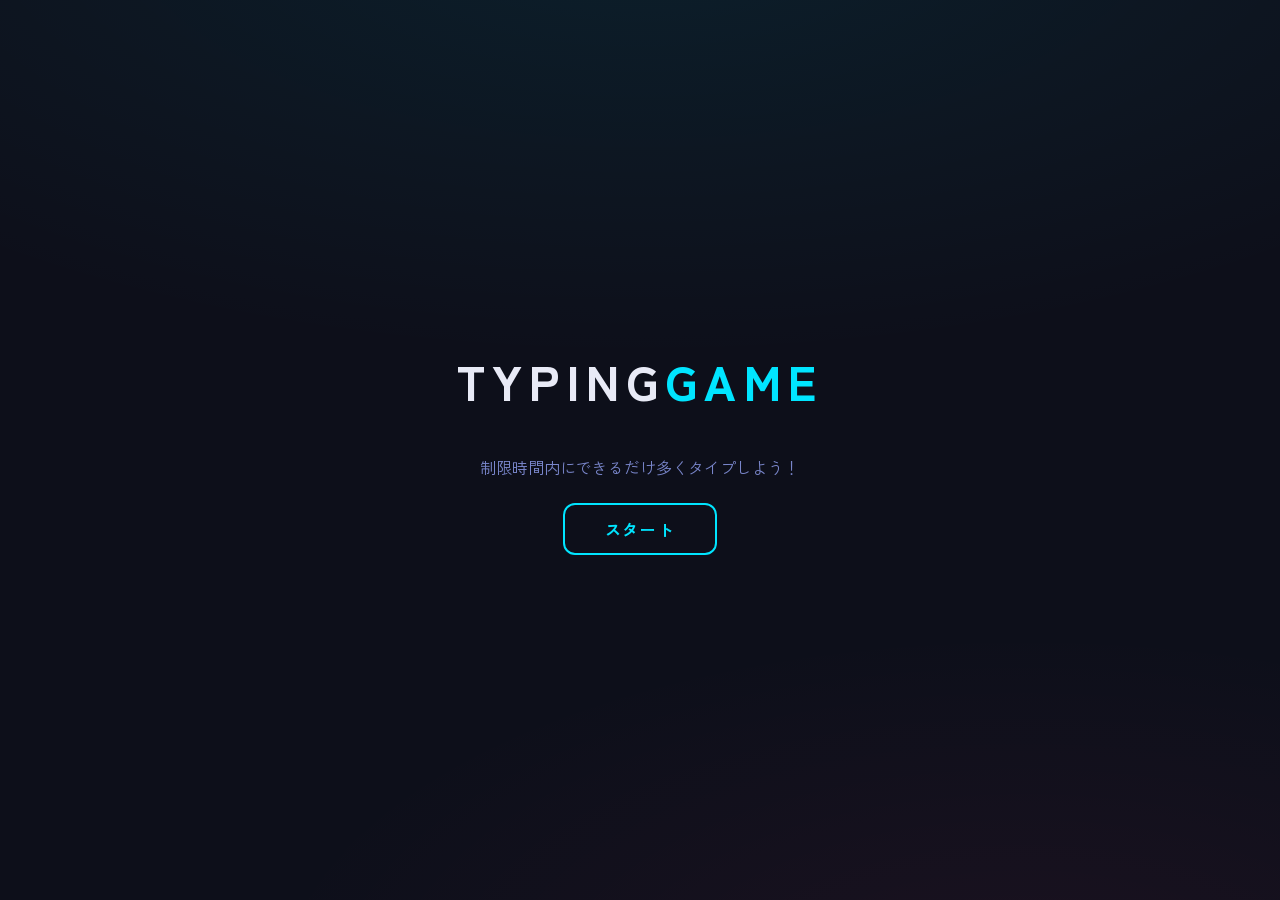
<file: kadai_001/index.html>
<!DOCTYPE html>
<html lang="ja">
<head>
  <meta charset="UTF-8">
  <meta name="viewport" content="width=device-width, initial-scale=1.0">
  <title>タイピングゲーム</title>
  <link rel="stylesheet" href="style.css">
</head>
<body>
  <div class="container">
    <h1 class="title">TYPING<span>GAME</span></h1>

    <div id="start-screen" class="screen active">
      <p class="lead">制限時間内にできるだけ多くタイプしよう！</p>
      <button id="start-btn" class="btn">スタート</button>
    </div>

    <div id="game-screen" class="screen">
      <div class="hud">
        <div class="hud-item">
          <span class="hud-label">タイム</span>
          <span id="timer" class="hud-value">30</span>
        </div>
        <div class="hud-item">
          <span class="hud-label">スコア</span>
          <span id="score" class="hud-value">0</span>
        </div>
      </div>

      <div class="word-box">
        <p id="current-word" class="word"></p>
        <!-- 課題追加要素: タイプ数カウント表示 -->
        <p id="type-count" class="type-count">タイプ数: <span id="count-value">0</span></p>
      </div>

      <input id="type-input" class="type-input" type="text" autocomplete="off" autocorrect="off" autocapitalize="off" spellcheck="false" placeholder="ここに入力...">
    </div>

    <div id="result-screen" class="screen">
      <h2 class="result-title">結果</h2>
      <div class="result-box">
        <div class="result-item">
          <span class="result-label">スコア（正解ワード数）</span>
          <span id="final-score" class="result-value">0</span>
        </div>
        <div class="result-item">
          <span class="result-label">合計タイプ数</span>
          <span id="final-count" class="result-value">0</span>
        </div>
      </div>
      <button id="retry-btn" class="btn">もう一度</button>
    </div>
  </div>

  <script src="main.js"></script>
</body>
</html>
</file>
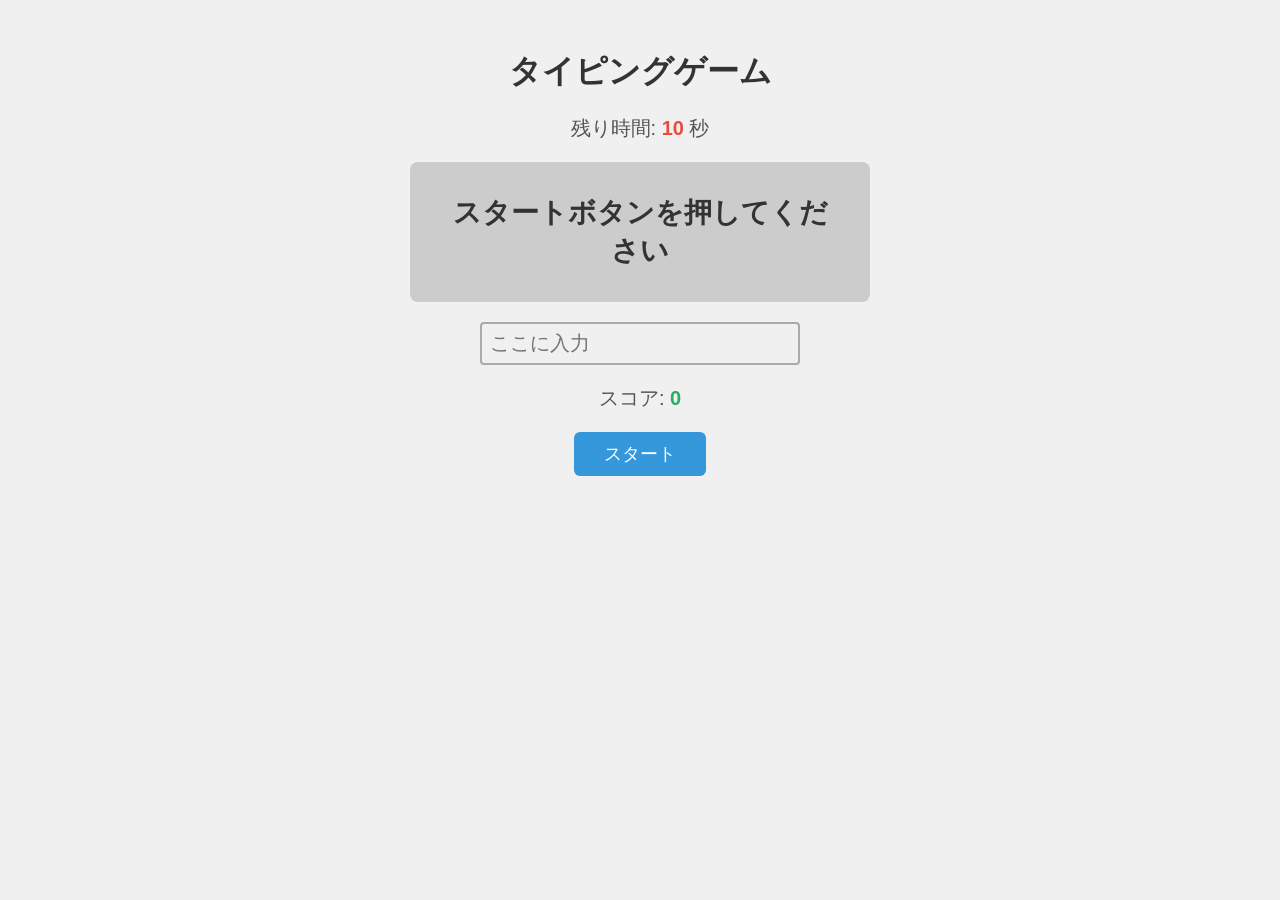
<file: kadai_002/index.html>
<!DOCTYPE html>
<html lang="ja">
<head>
  <meta charset="UTF-8">
  <meta name="viewport" content="width=device-width, initial-scale=1.0">
  <title>タイピングゲーム</title>
  <link rel="stylesheet" href="style.css">
</head>
<body>
  <h1>タイピングゲーム</h1>

  <div id="timer-area">
    残り時間: <span id="timer">10</span> 秒
  </div>

  <div id="typing-area">
    <p id="word-display">スタートボタンを押してください</p>
  </div>

  <div id="input-area">
    <input type="text" id="type-input" placeholder="ここに入力" disabled>
  </div>

  <div id="score-area">
    スコア: <span id="score">0</span>
  </div>

  <button id="start-btn">スタート</button>

  <script src="main.js"></script>
</body>
</html>
</file>
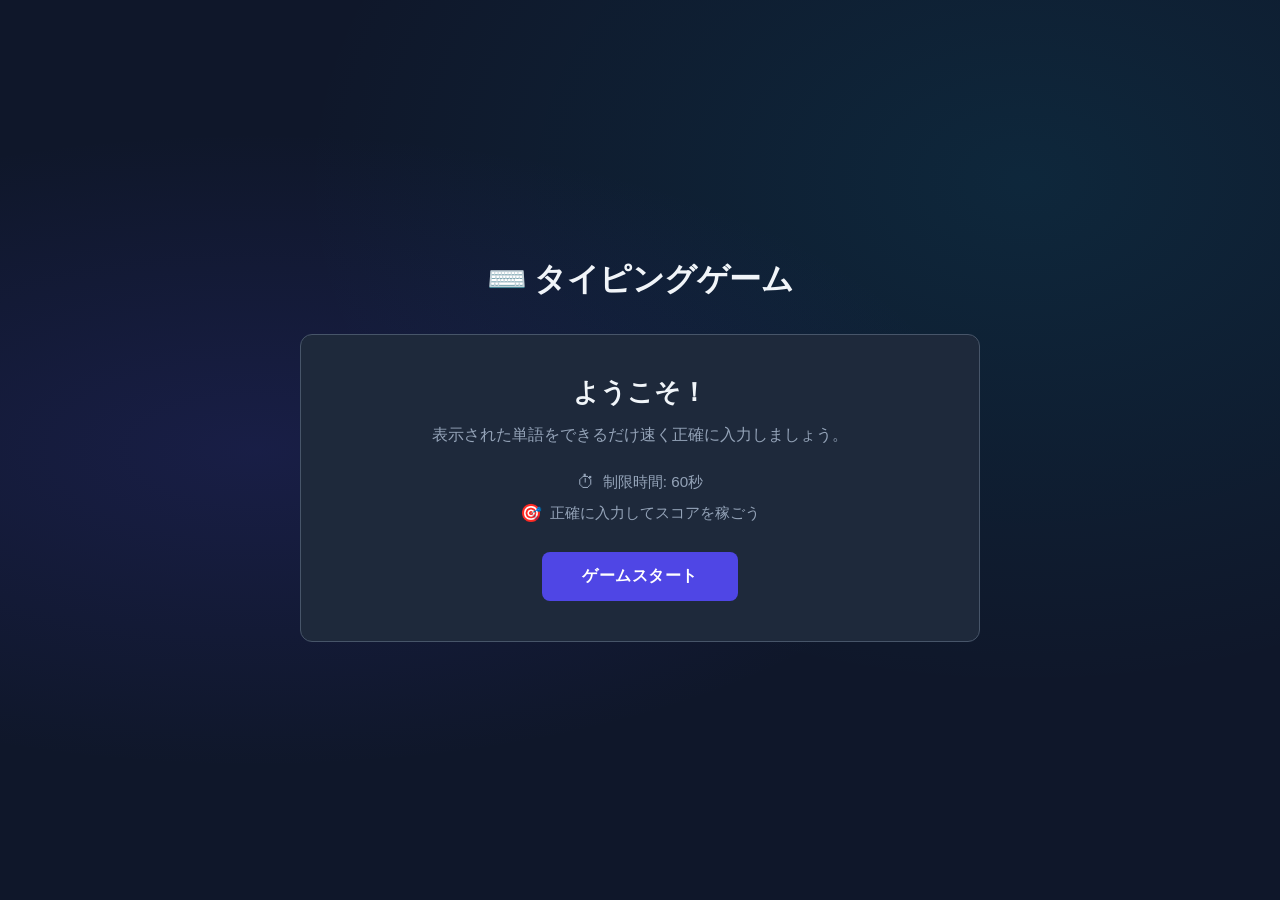
<file: kadai_tutorial_output/index.html>
<!DOCTYPE html>
<html lang="ja">
<head>
  <meta charset="UTF-8">
  <meta name="viewport" content="width=device-width, initial-scale=1.0">
  <title>タイピングゲーム</title>
  <link rel="stylesheet" href="style.css">
</head>
<body>
  <div class="container">
    <header>
      <h1>⌨️ タイピングゲーム</h1>
    </header>

    <!-- スタート画面 -->
    <div id="start-screen" class="screen active">
      <div class="card">
        <h2>ようこそ！</h2>
        <p>表示された単語をできるだけ速く正確に入力しましょう。</p>
        <div class="info-grid">
          <div class="info-item">
            <span class="icon">⏱</span>
            <span>制限時間: 60秒</span>
          </div>
          <div class="info-item">
            <span class="icon">🎯</span>
            <span>正確に入力してスコアを稼ごう</span>
          </div>
        </div>
        <button id="start-btn" class="btn btn-primary">ゲームスタート</button>
      </div>
    </div>

    <!-- ゲーム画面 -->
    <div id="game-screen" class="screen">
      <div class="hud">
        <div class="hud-item">
          <span class="hud-label">スコア</span>
          <span id="score" class="hud-value">0</span>
        </div>
        <div class="hud-item timer-item">
          <span class="hud-label">残り時間</span>
          <span id="timer" class="hud-value">60</span>
        </div>
        <div class="hud-item">
          <span class="hud-label">正解数</span>
          <span id="correct-count" class="hud-value">0</span>
        </div>
      </div>

      <div class="word-display">
        <div id="current-word" class="word"></div>
      </div>

      <div class="input-area">
        <input
          type="text"
          id="typing-input"
          class="typing-input"
          placeholder="ここに入力..."
          autocomplete="off"
          autocorrect="off"
          autocapitalize="off"
          spellcheck="false"
        >
      </div>

      <div id="feedback" class="feedback"></div>
    </div>

    <!-- リザルト画面 -->
    <div id="result-screen" class="screen">
      <div class="card">
        <h2>ゲーム終了！</h2>
        <div class="result-grid">
          <div class="result-item">
            <span class="result-label">最終スコア</span>
            <span id="final-score" class="result-value highlight">0</span>
          </div>
          <div class="result-item">
            <span class="result-label">正解数</span>
            <span id="final-correct" class="result-value">0</span>
          </div>
          <div class="result-item">
            <span class="result-label">ミス数</span>
            <span id="final-miss" class="result-value">0</span>
          </div>
          <div class="result-item">
            <span class="result-label">正答率</span>
            <span id="final-accuracy" class="result-value">0%</span>
          </div>
        </div>
        <div id="rank-message" class="rank-message"></div>
        <button id="retry-btn" class="btn btn-primary">もう一度プレイ</button>
      </div>
    </div>
  </div>

  <script src="script.js"></script>
</body>
</html>
</file>
<file: kadai_001/style.css>
@import url('https://fonts.googleapis.com/css2?family=Zen+Kaku+Gothic+New:wght@400;700;900&family=Share+Tech+Mono&display=swap');

:root {
  --bg: #0d0f1a;
  --surface: #161929;
  --border: #2a2f4a;
  --accent: #00e5ff;
  --accent2: #ff4081;
  --text: #e8eaf6;
  --muted: #7986cb;
  --success: #69f0ae;
  --radius: 12px;
}

*, *::before, *::after { box-sizing: border-box; margin: 0; padding: 0; }

body {
  background-color: var(--bg);
  background-image:
    radial-gradient(ellipse 80% 50% at 50% -10%, rgba(0,229,255,0.08), transparent),
    radial-gradient(ellipse 60% 40% at 80% 110%, rgba(255,64,129,0.06), transparent);
  font-family: 'Zen Kaku Gothic New', sans-serif;
  color: var(--text);
  min-height: 100vh;
  display: flex;
  align-items: center;
  justify-content: center;
}

/* ── Layout ── */
.container {
  width: 100%;
  max-width: 560px;
  padding: 2rem 1.5rem;
}

.title {
  font-size: clamp(2rem, 6vw, 3rem);
  font-weight: 900;
  letter-spacing: .15em;
  text-align: center;
  margin-bottom: 2.5rem;
  color: var(--text);
}
.title span { color: var(--accent); }

/* ── Screens ── */
.screen { display: none; flex-direction: column; align-items: center; gap: 1.5rem; }
.screen.active { display: flex; animation: fadeIn .4s ease; }

@keyframes fadeIn {
  from { opacity: 0; transform: translateY(10px); }
  to   { opacity: 1; transform: translateY(0); }
}

/* ── Start screen ── */
.lead { color: var(--muted); font-size: 1rem; text-align: center; }

/* ── Button ── */
.btn {
  padding: .75rem 2.5rem;
  background: transparent;
  border: 2px solid var(--accent);
  color: var(--accent);
  font-family: inherit;
  font-size: 1rem;
  font-weight: 700;
  letter-spacing: .1em;
  border-radius: var(--radius);
  cursor: pointer;
  transition: background .2s, color .2s, box-shadow .2s;
}
.btn:hover {
  background: var(--accent);
  color: var(--bg);
  box-shadow: 0 0 18px rgba(0,229,255,.4);
}

/* ── HUD ── */
.hud {
  display: flex;
  gap: 2rem;
  justify-content: center;
  width: 100%;
}
.hud-item {
  display: flex;
  flex-direction: column;
  align-items: center;
  background: var(--surface);
  border: 1px solid var(--border);
  border-radius: var(--radius);
  padding: .6rem 1.4rem;
  min-width: 100px;
}
.hud-label { font-size: .7rem; color: var(--muted); letter-spacing: .08em; text-transform: uppercase; }
.hud-value { font-family: 'Share Tech Mono', monospace; font-size: 1.8rem; color: var(--accent); line-height: 1.2; }

/* ── Word box ── */
.word-box {
  width: 100%;
  background: var(--surface);
  border: 1px solid var(--border);
  border-radius: var(--radius);
  padding: 2rem 1.5rem 1.5rem;
  text-align: center;
  display: flex;
  flex-direction: column;
  align-items: center;
  gap: 1rem;
}

.word {
  font-family: 'Share Tech Mono', monospace;
  font-size: clamp(1.6rem, 5vw, 2.4rem);
  letter-spacing: .06em;
  color: var(--text);
  min-height: 2.8rem;
}

/* ── タイプ数カウント (課題の追加要素) ── */
.type-count {
  font-size: .85rem;
  color: var(--muted);
  letter-spacing: .05em;
  background: rgba(0,229,255,.06);
  border: 1px solid rgba(0,229,255,.2);
  border-radius: 99px;
  padding: .3rem 1.1rem;
}
.type-count #count-value {
  font-family: 'Share Tech Mono', monospace;
  font-size: 1rem;
  color: var(--accent);
  font-weight: 700;
}

/* ── Input ── */
.type-input {
  width: 100%;
  background: var(--surface);
  border: 2px solid var(--border);
  border-radius: var(--radius);
  padding: .9rem 1.2rem;
  font-family: 'Share Tech Mono', monospace;
  font-size: 1.1rem;
  color: var(--text);
  outline: none;
  transition: border-color .2s, box-shadow .2s;
}
.type-input:focus {
  border-color: var(--accent);
  box-shadow: 0 0 0 3px rgba(0,229,255,.15);
}
.type-input.correct { border-color: var(--success); }
.type-input.wrong   { border-color: var(--accent2); animation: shake .2s; }

@keyframes shake {
  0%,100% { transform: translateX(0); }
  25%      { transform: translateX(-6px); }
  75%      { transform: translateX(6px); }
}

/* ── Result ── */
.result-title {
  font-size: 1.8rem;
  font-weight: 900;
  color: var(--accent);
  letter-spacing: .1em;
}
.result-box {
  width: 100%;
  background: var(--surface);
  border: 1px solid var(--border);
  border-radius: var(--radius);
  overflow: hidden;
}
.result-item {
  display: flex;
  justify-content: space-between;
  align-items: center;
  padding: 1rem 1.4rem;
  border-bottom: 1px solid var(--border);
}
.result-item:last-child { border-bottom: none; }
.result-label { font-size: .9rem; color: var(--muted); }
.result-value {
  font-family: 'Share Tech Mono', monospace;
  font-size: 1.5rem;
  color: var(--text);
}
</file>
<file: kadai_002/style.css>
body {
  font-family: Arial, sans-serif;
  text-align: center;
  margin: 50px;
  background-color: #f0f0f0;
}

h1 {
  color: #333;
}

#timer-area {
  font-size: 20px;
  margin: 20px;
  color: #555;
}

#timer {
  font-weight: bold;
  color: #e74c3c;
}

/* グレーの背景部分（タイプする文字が表示される部分） */
#typing-area {
  background-color: #ccc;
  padding: 30px;
  margin: 20px auto;
  width: 400px;
  border-radius: 8px;
  min-height: 80px;
  display: flex;
  align-items: center;
  justify-content: center;
}

#word-display {
  font-size: 28px;
  font-weight: bold;
  color: #333;
  margin: 0;
}

#input-area {
  margin: 20px;
}

#type-input {
  font-size: 20px;
  padding: 8px;
  width: 300px;
  border: 2px solid #aaa;
  border-radius: 4px;
}

#score-area {
  font-size: 20px;
  margin: 10px;
  color: #555;
}

#score {
  font-weight: bold;
  color: #27ae60;
}

#start-btn {
  font-size: 18px;
  padding: 10px 30px;
  background-color: #3498db;
  color: white;
  border: none;
  border-radius: 6px;
  cursor: pointer;
  margin-top: 10px;
}

#start-btn:hover {
  background-color: #2980b9;
}
</file>
<file: kadai_tutorial_output/style.css>
/* ========== リセット & 基本設定 ========== */
* {
  margin: 0;
  padding: 0;
  box-sizing: border-box;
}

:root {
  --primary: #4f46e5;
  --primary-hover: #4338ca;
  --secondary: #06b6d4;
  --success: #22c55e;
  --danger: #ef4444;
  --warning: #f59e0b;
  --bg: #0f172a;
  --surface: #1e293b;
  --surface2: #334155;
  --text: #f1f5f9;
  --text-muted: #94a3b8;
  --border: #475569;
  --radius: 12px;
}

body {
  font-family: 'Segoe UI', 'Hiragino Sans', 'Meiryo', sans-serif;
  background-color: var(--bg);
  color: var(--text);
  min-height: 100vh;
  display: flex;
  align-items: center;
  justify-content: center;
  padding: 20px;
  background-image:
    radial-gradient(ellipse at 20% 50%, rgba(79, 70, 229, 0.15) 0%, transparent 50%),
    radial-gradient(ellipse at 80% 20%, rgba(6, 182, 212, 0.1) 0%, transparent 50%);
}

/* ========== コンテナ ========== */
.container {
  width: 100%;
  max-width: 680px;
}

/* ========== ヘッダー ========== */
header {
  text-align: center;
  margin-bottom: 32px;
}

header h1 {
  font-size: 2rem;
  font-weight: 800;
  letter-spacing: -0.5px;
  color: var(--text);
}

/* ========== スクリーン切り替え ========== */
.screen {
  display: none;
}

.screen.active {
  display: block;
  animation: fadeIn 0.3s ease;
}

@keyframes fadeIn {
  from { opacity: 0; transform: translateY(8px); }
  to   { opacity: 1; transform: translateY(0); }
}

/* ========== カード ========== */
.card {
  background: var(--surface);
  border: 1px solid var(--border);
  border-radius: var(--radius);
  padding: 40px;
  text-align: center;
}

.card h2 {
  font-size: 1.6rem;
  font-weight: 700;
  margin-bottom: 12px;
}

.card p {
  color: var(--text-muted);
  margin-bottom: 24px;
  line-height: 1.6;
}

/* ========== スタート画面 ========== */
.info-grid {
  display: flex;
  flex-direction: column;
  gap: 10px;
  margin-bottom: 28px;
}

.info-item {
  display: flex;
  align-items: center;
  justify-content: center;
  gap: 8px;
  color: var(--text-muted);
  font-size: 0.95rem;
}

.info-item .icon {
  font-size: 1.1rem;
}

/* ========== ボタン ========== */
.btn {
  display: inline-block;
  padding: 14px 40px;
  border: none;
  border-radius: 8px;
  font-size: 1rem;
  font-weight: 700;
  cursor: pointer;
  transition: all 0.2s ease;
  letter-spacing: 0.5px;
}

.btn-primary {
  background: var(--primary);
  color: #fff;
}

.btn-primary:hover {
  background: var(--primary-hover);
  transform: translateY(-2px);
  box-shadow: 0 8px 24px rgba(79, 70, 229, 0.4);
}

.btn-primary:active {
  transform: translateY(0);
}

/* ========== HUD（ゲーム中ステータス）========== */
.hud {
  display: flex;
  justify-content: space-between;
  align-items: center;
  background: var(--surface);
  border: 1px solid var(--border);
  border-radius: var(--radius);
  padding: 16px 24px;
  margin-bottom: 24px;
}

.hud-item {
  display: flex;
  flex-direction: column;
  align-items: center;
  gap: 4px;
}

.hud-label {
  font-size: 0.75rem;
  color: var(--text-muted);
  text-transform: uppercase;
  letter-spacing: 1px;
}

.hud-value {
  font-size: 1.6rem;
  font-weight: 800;
  color: var(--text);
}

.timer-item .hud-value {
  color: var(--secondary);
  transition: color 0.3s;
}

.timer-item .hud-value.danger {
  color: var(--danger);
  animation: pulse 0.5s infinite alternate;
}

@keyframes pulse {
  from { opacity: 1; }
  to   { opacity: 0.5; }
}

/* ========== 単語表示 ========== */
.word-display {
  background: var(--surface);
  border: 1px solid var(--border);
  border-radius: var(--radius);
  padding: 40px 24px;
  text-align: center;
  margin-bottom: 20px;
  min-height: 120px;
  display: flex;
  align-items: center;
  justify-content: center;
}

.word {
  font-size: 2.8rem;
  font-weight: 800;
  letter-spacing: 2px;
  color: var(--text);
  transition: all 0.15s ease;
}

.word.correct-flash {
  color: var(--success);
  transform: scale(1.05);
}

.word.wrong-flash {
  color: var(--danger);
  animation: shake 0.3s ease;
}

@keyframes shake {
  0%, 100% { transform: translateX(0); }
  25%       { transform: translateX(-6px); }
  75%       { transform: translateX(6px); }
}

/* ========== 入力エリア ========== */
.input-area {
  margin-bottom: 16px;
}

.typing-input {
  width: 100%;
  padding: 16px 20px;
  font-size: 1.2rem;
  background: var(--surface);
  border: 2px solid var(--border);
  border-radius: var(--radius);
  color: var(--text);
  outline: none;
  transition: border-color 0.2s, box-shadow 0.2s;
  font-family: inherit;
}

.typing-input:focus {
  border-color: var(--primary);
  box-shadow: 0 0 0 4px rgba(79, 70, 229, 0.2);
}

.typing-input.correct {
  border-color: var(--success);
  box-shadow: 0 0 0 4px rgba(34, 197, 94, 0.2);
}

.typing-input.wrong {
  border-color: var(--danger);
  box-shadow: 0 0 0 4px rgba(239, 68, 68, 0.2);
}

/* ========== フィードバック ========== */
.feedback {
  text-align: center;
  font-size: 1rem;
  font-weight: 600;
  min-height: 24px;
  color: var(--text-muted);
  transition: color 0.2s;
}

.feedback.correct {
  color: var(--success);
}

.feedback.wrong {
  color: var(--danger);
}

/* ========== リザルト画面 ========== */
.result-grid {
  display: grid;
  grid-template-columns: 1fr 1fr;
  gap: 16px;
  margin: 24px 0;
}

.result-item {
  background: var(--surface2);
  border-radius: 8px;
  padding: 16px;
  display: flex;
  flex-direction: column;
  gap: 6px;
}

.result-label {
  font-size: 0.8rem;
  color: var(--text-muted);
  text-transform: uppercase;
  letter-spacing: 0.8px;
}

.result-value {
  font-size: 1.8rem;
  font-weight: 800;
}

.result-value.highlight {
  color: var(--primary);
  font-size: 2.4rem;
}

/* ========== ランクメッセージ ========== */
.rank-message {
  font-size: 1.4rem;
  font-weight: 700;
  margin-bottom: 24px;
  padding: 12px;
  border-radius: 8px;
  background: var(--surface2);
}

/* ========== レスポンシブ ========== */
@media (max-width: 480px) {
  header h1 { font-size: 1.5rem; }
  .card { padding: 24px 20px; }
  .word { font-size: 2rem; }
  .hud-value { font-size: 1.3rem; }
  .result-grid { grid-template-columns: 1fr; }
}
</file>
